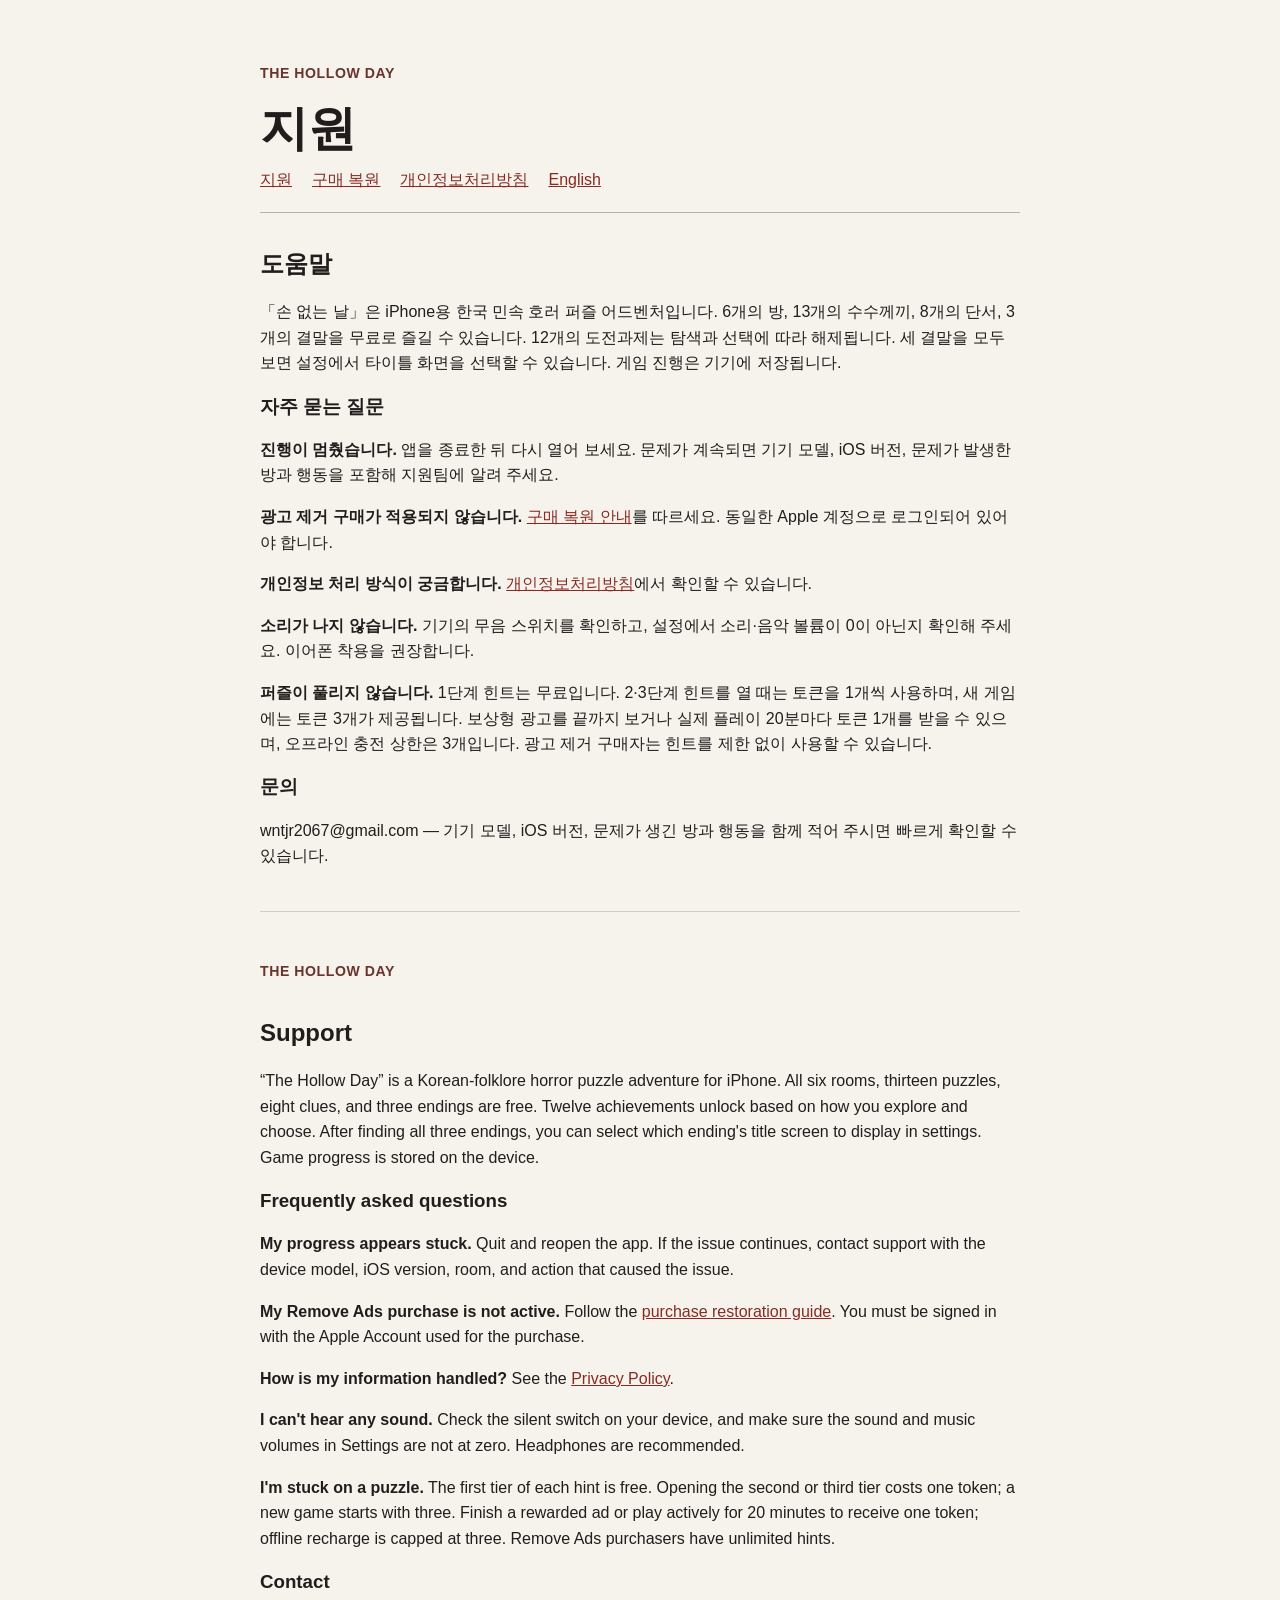
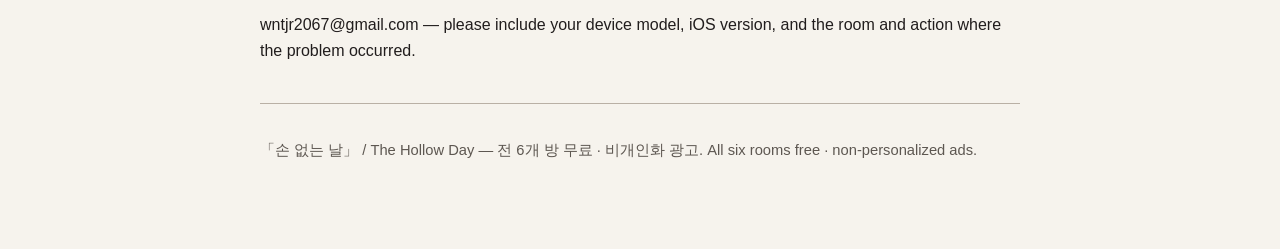
<file: index.html>
<!doctype html>
<html lang="ko">
<head>
  <meta charset="utf-8">
  <meta name="viewport" content="width=device-width, initial-scale=1">
  <meta name="description" content="손 없는 날 지원 및 구매 복원 안내">
  <title>손 없는 날 | 지원</title>
  <link rel="stylesheet" href="styles.css">
</head>
<body>
  <main>
    <header>
      <p class="eyebrow">The Hollow Day</p>
      <h1>지원</h1>
      <nav aria-label="지원 링크">
        <a href="index.html">지원</a>
        <a href="purchase-restore.html">구매 복원</a>
        <a href="privacy.html">개인정보처리방침</a>
        <a href="#english">English</a>
      </nav>
    </header>

    <section lang="ko">
      <h2>도움말</h2>
      <p>「손 없는 날」은 iPhone용 한국 민속 호러 퍼즐 어드벤처입니다. 6개의 방, 13개의 수수께끼, 8개의 단서, 3개의 결말을 무료로 즐길 수 있습니다. 12개의 도전과제는 탐색과 선택에 따라 해제됩니다. 세 결말을 모두 보면 설정에서 타이틀 화면을 선택할 수 있습니다. 게임 진행은 기기에 저장됩니다.</p>
      <h3>자주 묻는 질문</h3>
      <p><strong>진행이 멈췄습니다.</strong> 앱을 종료한 뒤 다시 열어 보세요. 문제가 계속되면 기기 모델, iOS 버전, 문제가 발생한 방과 행동을 포함해 지원팀에 알려 주세요.</p>
      <p><strong>광고 제거 구매가 적용되지 않습니다.</strong> <a href="purchase-restore.html">구매 복원 안내</a>를 따르세요. 동일한 Apple 계정으로 로그인되어 있어야 합니다.</p>
      <p><strong>개인정보 처리 방식이 궁금합니다.</strong> <a href="privacy.html">개인정보처리방침</a>에서 확인할 수 있습니다.</p>
      <p><strong>소리가 나지 않습니다.</strong> 기기의 무음 스위치를 확인하고, 설정에서 소리·음악 볼륨이 0이 아닌지 확인해 주세요. 이어폰 착용을 권장합니다.</p>
      <p><strong>퍼즐이 풀리지 않습니다.</strong> 1단계 힌트는 무료입니다. 2·3단계 힌트를 열 때는 토큰을 1개씩 사용하며, 새 게임에는 토큰 3개가 제공됩니다. 보상형 광고를 끝까지 보거나 실제 플레이 20분마다 토큰 1개를 받을 수 있으며, 오프라인 충전 상한은 3개입니다. 광고 제거 구매자는 힌트를 제한 없이 사용할 수 있습니다.</p>
      <h3>문의</h3>
      <p>wntjr2067@gmail.com — 기기 모델, iOS 버전, 문제가 생긴 방과 행동을 함께 적어 주시면 빠르게 확인할 수 있습니다.</p>
    </section>

    <section id="english" class="language" lang="en">
      <p class="eyebrow">The Hollow Day</p>
      <h2>Support</h2>
      <p>“The Hollow Day” is a Korean-folklore horror puzzle adventure for iPhone. All six rooms, thirteen puzzles, eight clues, and three endings are free. Twelve achievements unlock based on how you explore and choose. After finding all three endings, you can select which ending's title screen to display in settings. Game progress is stored on the device.</p>
      <h3>Frequently asked questions</h3>
      <p><strong>My progress appears stuck.</strong> Quit and reopen the app. If the issue continues, contact support with the device model, iOS version, room, and action that caused the issue.</p>
      <p><strong>My Remove Ads purchase is not active.</strong> Follow the <a href="purchase-restore.html#english">purchase restoration guide</a>. You must be signed in with the Apple Account used for the purchase.</p>
      <p><strong>How is my information handled?</strong> See the <a href="privacy.html#english">Privacy Policy</a>.</p>
      <p><strong>I can't hear any sound.</strong> Check the silent switch on your device, and make sure the sound and music volumes in Settings are not at zero. Headphones are recommended.</p>
      <p><strong>I'm stuck on a puzzle.</strong> The first tier of each hint is free. Opening the second or third tier costs one token; a new game starts with three. Finish a rewarded ad or play actively for 20 minutes to receive one token; offline recharge is capped at three. Remove Ads purchasers have unlimited hints.</p>
      <h3>Contact</h3>
      <p>wntjr2067@gmail.com — please include your device model, iOS version, and the room and action where the problem occurred.</p>
    </section>

    <footer>
      <p>「손 없는 날」 / The Hollow Day — 전 6개 방 무료 · 비개인화 광고. All six rooms free · non-personalized ads.</p>
    </footer>
  </main>
</body>
</html>
</file>
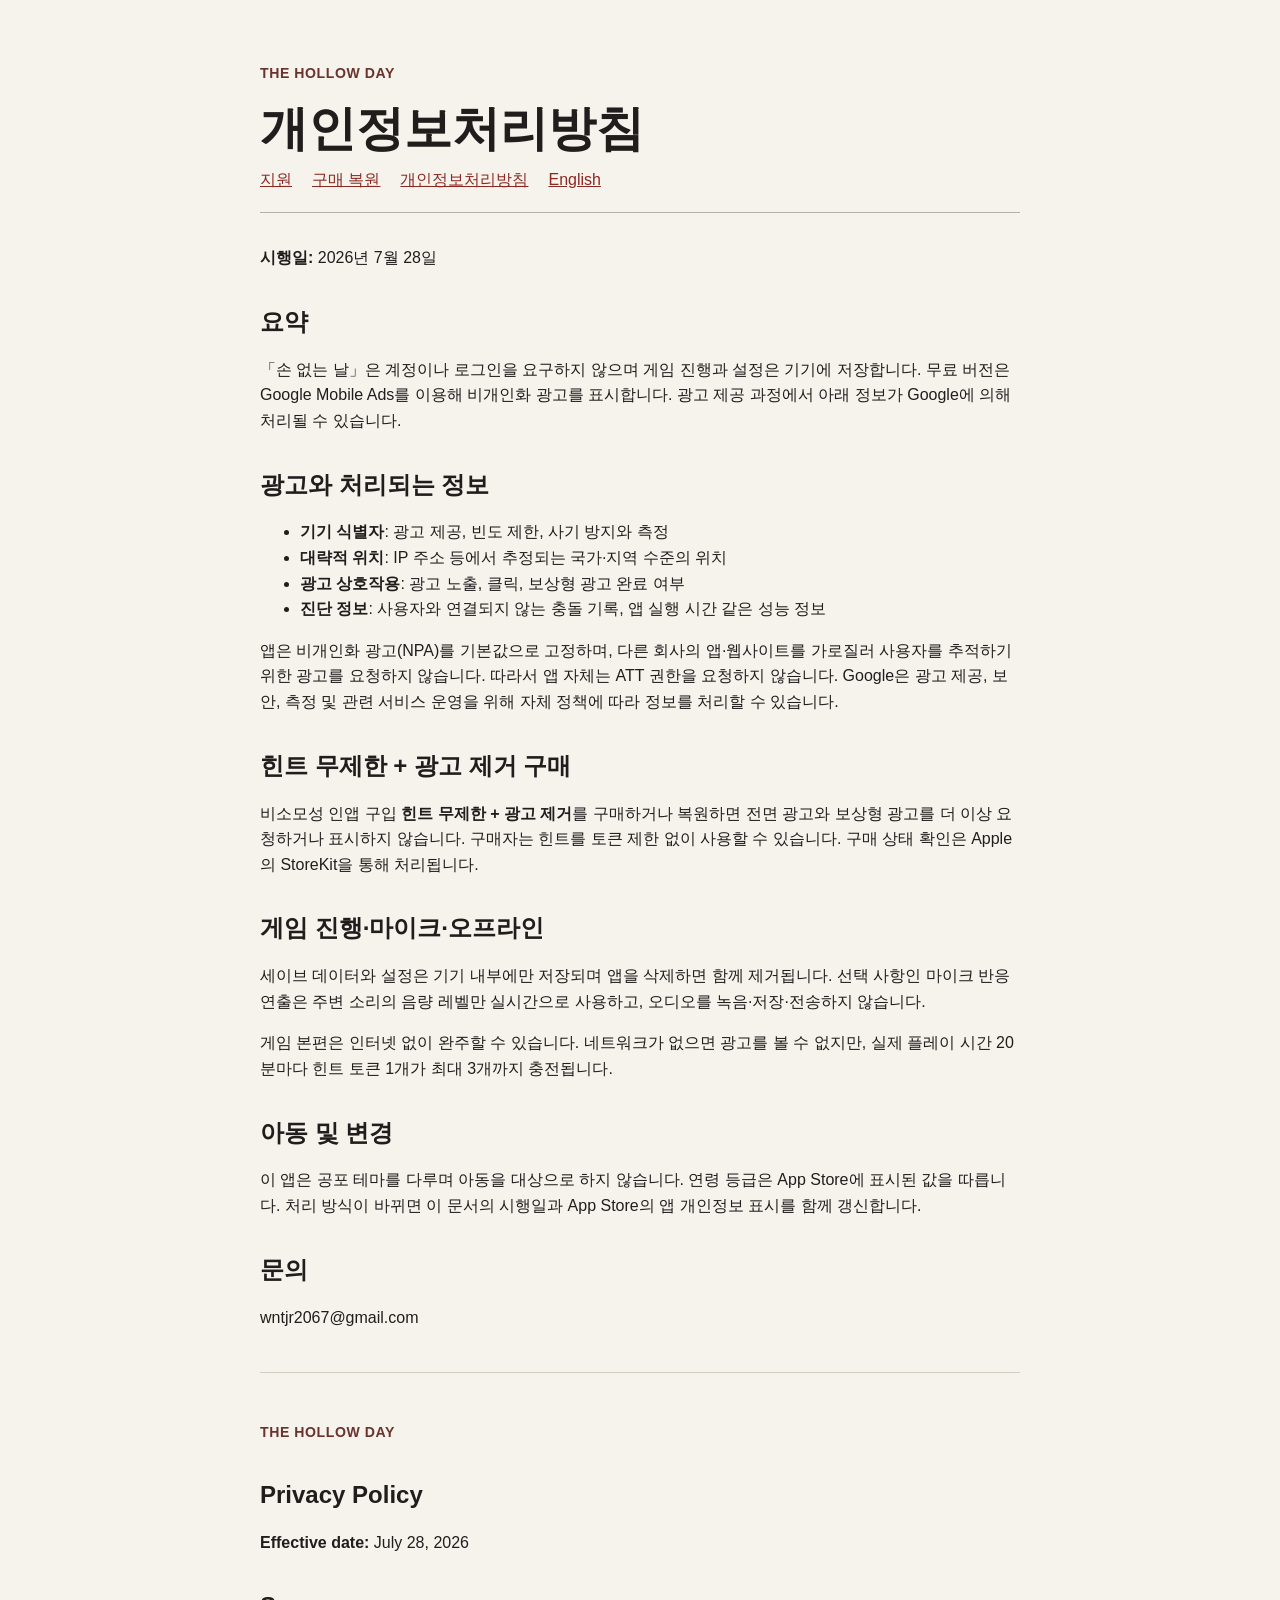
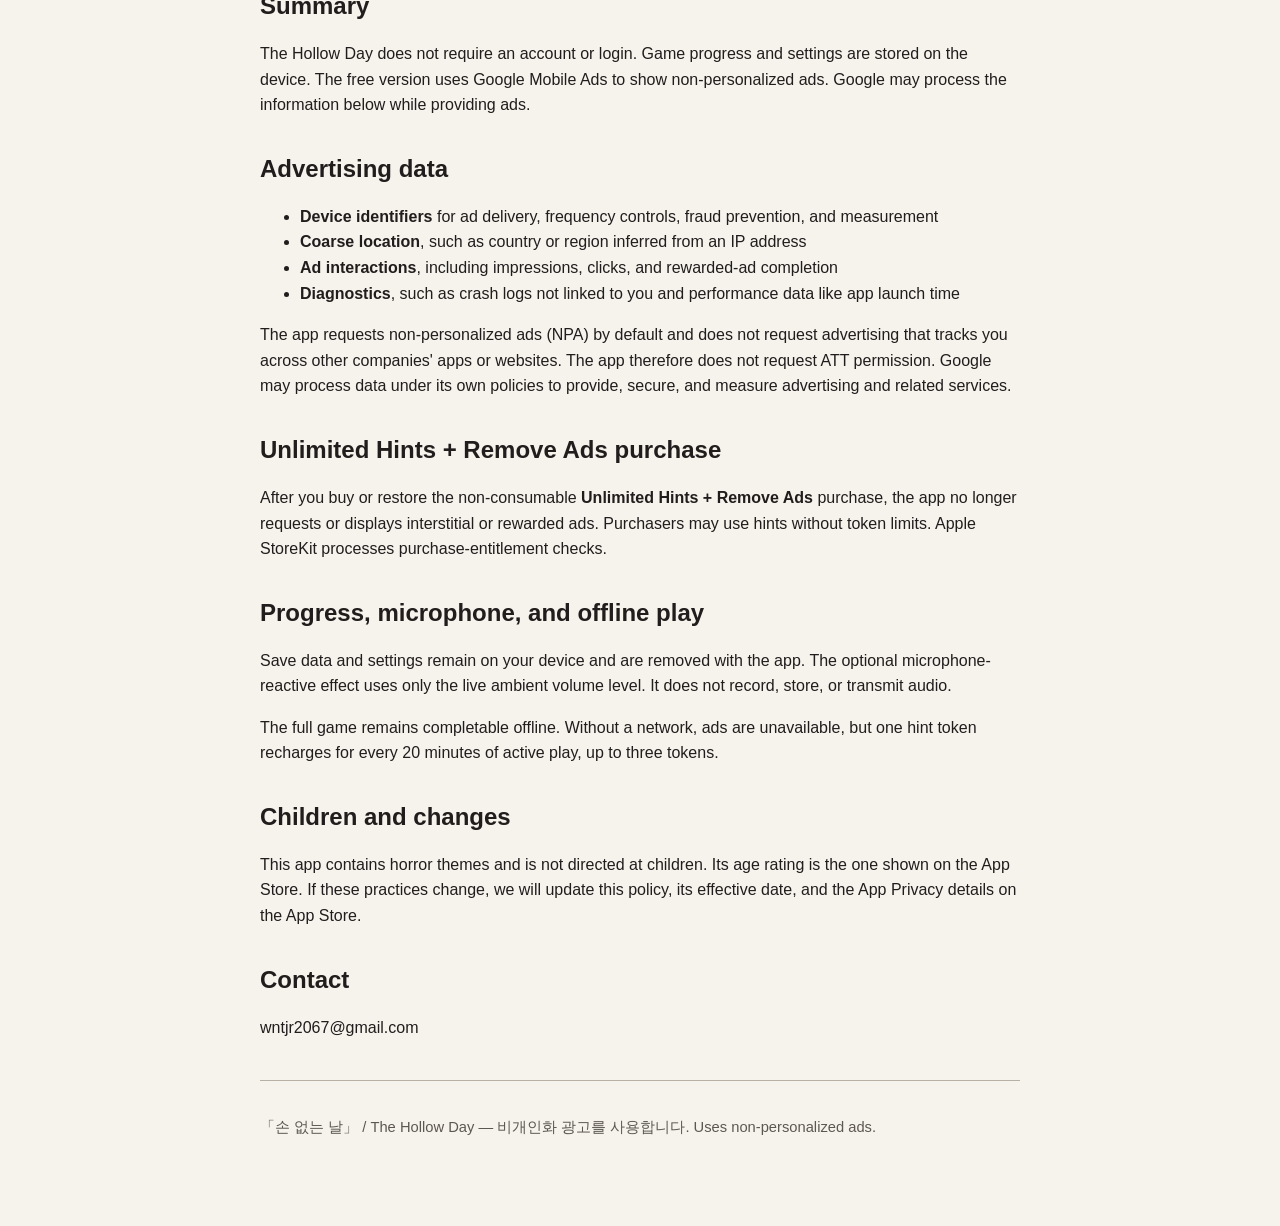
<file: privacy.html>
<!doctype html>
<html lang="ko">
<head>
  <meta charset="utf-8">
  <meta name="viewport" content="width=device-width, initial-scale=1">
  <meta name="description" content="손 없는 날 개인정보처리방침">
  <title>손 없는 날 | 개인정보처리방침</title>
  <link rel="stylesheet" href="styles.css">
</head>
<body>
  <main>
    <header>
      <p class="eyebrow">The Hollow Day</p>
      <h1>개인정보처리방침</h1>
      <nav aria-label="개인정보처리방침 링크">
        <a href="index.html">지원</a>
        <a href="purchase-restore.html">구매 복원</a>
        <a href="privacy.html">개인정보처리방침</a>
        <a href="#english">English</a>
      </nav>
    </header>

    <section lang="ko">
      <p><strong>시행일:</strong> 2026년 7월 28일</p>

      <h2>요약</h2>
      <p>「손 없는 날」은 계정이나 로그인을 요구하지 않으며 게임 진행과 설정은 기기에 저장합니다. 무료 버전은 Google Mobile Ads를 이용해 비개인화 광고를 표시합니다. 광고 제공 과정에서 아래 정보가 Google에 의해 처리될 수 있습니다.</p>

      <h2>광고와 처리되는 정보</h2>
      <ul>
        <li><strong>기기 식별자</strong>: 광고 제공, 빈도 제한, 사기 방지와 측정</li>
        <li><strong>대략적 위치</strong>: IP 주소 등에서 추정되는 국가·지역 수준의 위치</li>
        <li><strong>광고 상호작용</strong>: 광고 노출, 클릭, 보상형 광고 완료 여부</li>
        <li><strong>진단 정보</strong>: 사용자와 연결되지 않는 충돌 기록, 앱 실행 시간 같은 성능 정보</li>
      </ul>
      <p>앱은 비개인화 광고(NPA)를 기본값으로 고정하며, 다른 회사의 앱·웹사이트를 가로질러 사용자를 추적하기 위한 광고를 요청하지 않습니다. 따라서 앱 자체는 ATT 권한을 요청하지 않습니다. Google은 광고 제공, 보안, 측정 및 관련 서비스 운영을 위해 자체 정책에 따라 정보를 처리할 수 있습니다.</p>

      <h2>힌트 무제한 + 광고 제거 구매</h2>
      <p>비소모성 인앱 구입 <strong>힌트 무제한 + 광고 제거</strong>를 구매하거나 복원하면 전면 광고와 보상형 광고를 더 이상 요청하거나 표시하지 않습니다. 구매자는 힌트를 토큰 제한 없이 사용할 수 있습니다. 구매 상태 확인은 Apple의 StoreKit을 통해 처리됩니다.</p>

      <h2>게임 진행·마이크·오프라인</h2>
      <p>세이브 데이터와 설정은 기기 내부에만 저장되며 앱을 삭제하면 함께 제거됩니다. 선택 사항인 마이크 반응 연출은 주변 소리의 음량 레벨만 실시간으로 사용하고, 오디오를 녹음·저장·전송하지 않습니다.</p>
      <p>게임 본편은 인터넷 없이 완주할 수 있습니다. 네트워크가 없으면 광고를 볼 수 없지만, 실제 플레이 시간 20분마다 힌트 토큰 1개가 최대 3개까지 충전됩니다.</p>

      <h2>아동 및 변경</h2>
      <p>이 앱은 공포 테마를 다루며 아동을 대상으로 하지 않습니다. 연령 등급은 App Store에 표시된 값을 따릅니다. 처리 방식이 바뀌면 이 문서의 시행일과 App Store의 앱 개인정보 표시를 함께 갱신합니다.</p>

      <h2>문의</h2>
      <p>wntjr2067@gmail.com</p>
    </section>

    <section id="english" class="language" lang="en">
      <p class="eyebrow">The Hollow Day</p>
      <h2>Privacy Policy</h2>
      <p><strong>Effective date:</strong> July 28, 2026</p>

      <h2>Summary</h2>
      <p>The Hollow Day does not require an account or login. Game progress and settings are stored on the device. The free version uses Google Mobile Ads to show non-personalized ads. Google may process the information below while providing ads.</p>

      <h2>Advertising data</h2>
      <ul>
        <li><strong>Device identifiers</strong> for ad delivery, frequency controls, fraud prevention, and measurement</li>
        <li><strong>Coarse location</strong>, such as country or region inferred from an IP address</li>
        <li><strong>Ad interactions</strong>, including impressions, clicks, and rewarded-ad completion</li>
        <li><strong>Diagnostics</strong>, such as crash logs not linked to you and performance data like app launch time</li>
      </ul>
      <p>The app requests non-personalized ads (NPA) by default and does not request advertising that tracks you across other companies' apps or websites. The app therefore does not request ATT permission. Google may process data under its own policies to provide, secure, and measure advertising and related services.</p>

      <h2>Unlimited Hints + Remove Ads purchase</h2>
      <p>After you buy or restore the non-consumable <strong>Unlimited Hints + Remove Ads</strong> purchase, the app no longer requests or displays interstitial or rewarded ads. Purchasers may use hints without token limits. Apple StoreKit processes purchase-entitlement checks.</p>

      <h2>Progress, microphone, and offline play</h2>
      <p>Save data and settings remain on your device and are removed with the app. The optional microphone-reactive effect uses only the live ambient volume level. It does not record, store, or transmit audio.</p>
      <p>The full game remains completable offline. Without a network, ads are unavailable, but one hint token recharges for every 20 minutes of active play, up to three tokens.</p>

      <h2>Children and changes</h2>
      <p>This app contains horror themes and is not directed at children. Its age rating is the one shown on the App Store. If these practices change, we will update this policy, its effective date, and the App Privacy details on the App Store.</p>

      <h2>Contact</h2>
      <p>wntjr2067@gmail.com</p>
    </section>

    <footer>
      <p>「손 없는 날」 / The Hollow Day — 비개인화 광고를 사용합니다. Uses non-personalized ads.</p>
    </footer>
  </main>
</body>
</html>
</file>
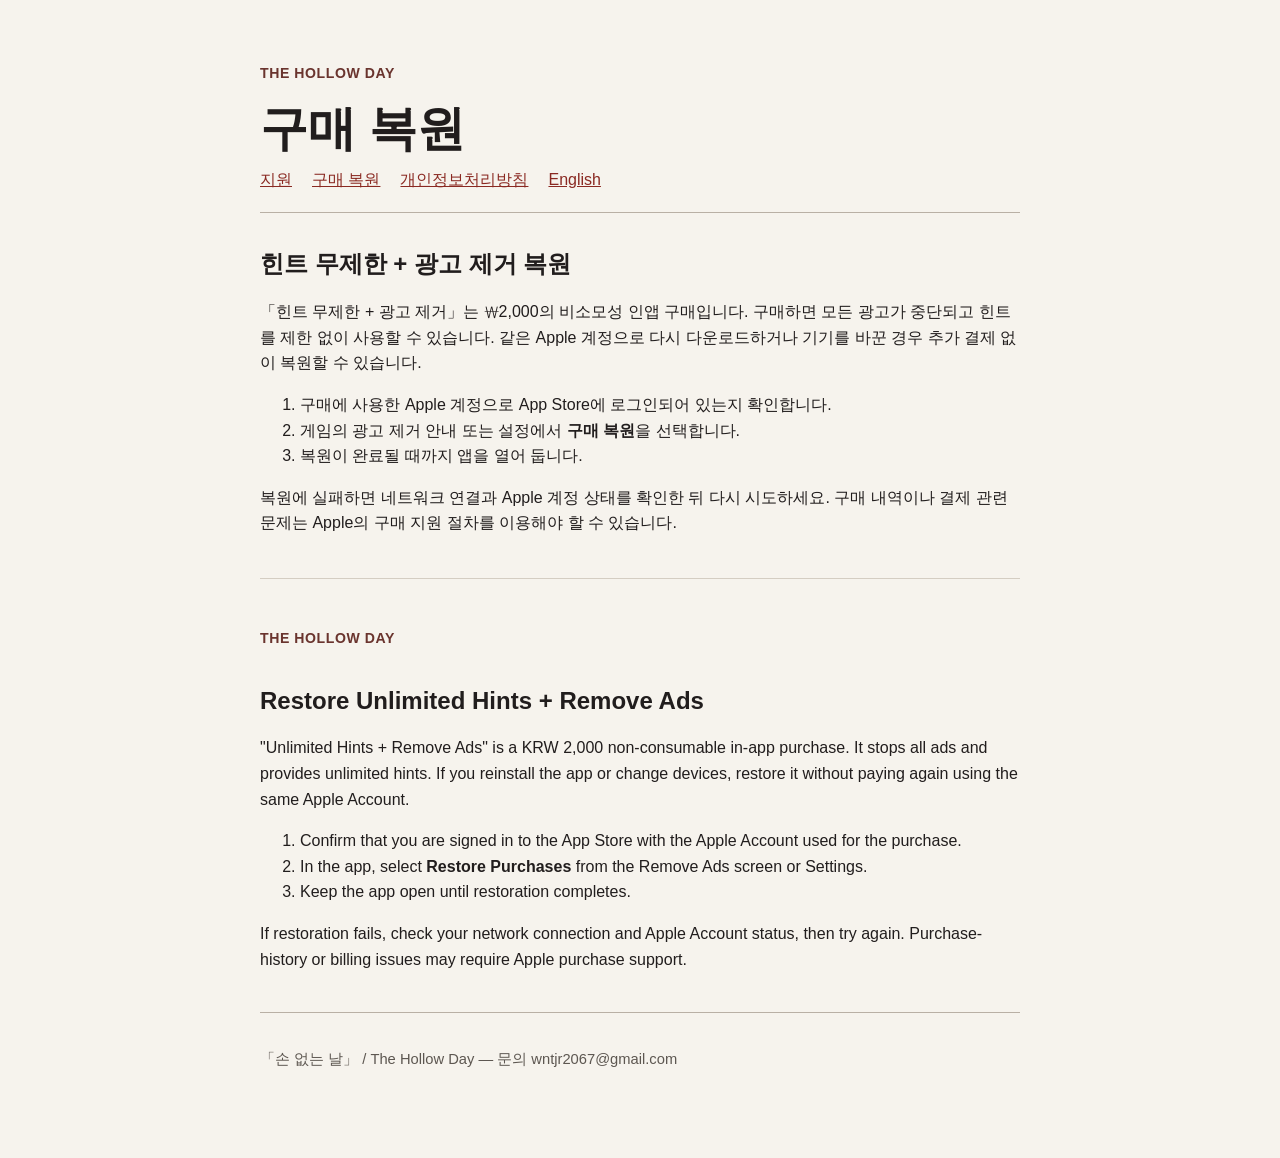
<file: purchase-restore.html>
<!doctype html>
<html lang="ko">
<head>
  <meta charset="utf-8">
  <meta name="viewport" content="width=device-width, initial-scale=1">
  <meta name="description" content="손 없는 날 광고 제거 구매 복원 안내">
  <title>손 없는 날 | 구매 복원</title>
  <link rel="stylesheet" href="styles.css">
</head>
<body>
  <main>
    <header>
      <p class="eyebrow">The Hollow Day</p>
      <h1>구매 복원</h1>
      <nav aria-label="구매 복원 링크">
        <a href="index.html">지원</a>
        <a href="purchase-restore.html">구매 복원</a>
        <a href="privacy.html">개인정보처리방침</a>
        <a href="#english">English</a>
      </nav>
    </header>

    <section lang="ko">
      <h2>힌트 무제한 + 광고 제거 복원</h2>
      <p>「힌트 무제한 + 광고 제거」는 ₩2,000의 비소모성 인앱 구매입니다. 구매하면 모든 광고가 중단되고 힌트를 제한 없이 사용할 수 있습니다. 같은 Apple 계정으로 다시 다운로드하거나 기기를 바꾼 경우 추가 결제 없이 복원할 수 있습니다.</p>
      <ol>
        <li>구매에 사용한 Apple 계정으로 App Store에 로그인되어 있는지 확인합니다.</li>
        <li>게임의 광고 제거 안내 또는 설정에서 <strong>구매 복원</strong>을 선택합니다.</li>
        <li>복원이 완료될 때까지 앱을 열어 둡니다.</li>
      </ol>
      <p>복원에 실패하면 네트워크 연결과 Apple 계정 상태를 확인한 뒤 다시 시도하세요. 구매 내역이나 결제 관련 문제는 Apple의 구매 지원 절차를 이용해야 할 수 있습니다.</p>
    </section>

    <section id="english" class="language" lang="en">
      <p class="eyebrow">The Hollow Day</p>
      <h2>Restore Unlimited Hints + Remove Ads</h2>
      <p>"Unlimited Hints + Remove Ads" is a KRW 2,000 non-consumable in-app purchase. It stops all ads and provides unlimited hints. If you reinstall the app or change devices, restore it without paying again using the same Apple Account.</p>
      <ol>
        <li>Confirm that you are signed in to the App Store with the Apple Account used for the purchase.</li>
        <li>In the app, select <strong>Restore Purchases</strong> from the Remove Ads screen or Settings.</li>
        <li>Keep the app open until restoration completes.</li>
      </ol>
      <p>If restoration fails, check your network connection and Apple Account status, then try again. Purchase-history or billing issues may require Apple purchase support.</p>
    </section>

    <footer>
      <p>「손 없는 날」 / The Hollow Day — 문의 wntjr2067@gmail.com</p>
    </footer>
  </main>
</body>
</html>
</file>
<file: styles.css>
:root {
  color-scheme: light dark;
  font-family: -apple-system, BlinkMacSystemFont, "Segoe UI", sans-serif;
  line-height: 1.6;
  color: #211d1d;
  background: #f6f3ed;
}

* { box-sizing: border-box; }

body { margin: 0; }

main {
  width: min(100% - 32px, 760px);
  margin: 0 auto;
  padding: 48px 0 72px;
}

header, footer {
  border-color: #b9b0a5;
  border-style: solid;
}

header {
  border-width: 0 0 1px;
  margin-bottom: 32px;
  padding-bottom: 20px;
}

footer {
  border-width: 1px 0 0;
  margin-top: 40px;
  padding-top: 20px;
  color: #5d5751;
  font-size: 0.92rem;
}

nav { display: flex; flex-wrap: wrap; gap: 12px 20px; }

a { color: #8a2922; }

h1, h2, h3 { line-height: 1.25; }

h1 { margin: 0 0 8px; font-size: clamp(2rem, 8vw, 3rem); }
h2 { margin-top: 36px; }

.eyebrow {
  color: #6a342e;
  font-size: 0.88rem;
  font-weight: 700;
  letter-spacing: 0.04em;
  text-transform: uppercase;
}

.language {
  border-top: 1px solid #d4cdc2;
  margin-top: 42px;
  padding-top: 34px;
}

.notice {
  border-left: 4px solid #8a2922;
  background: #eee7dc;
  padding: 16px 18px;
}

.placeholder {
  color: #8a2922;
  font-weight: 700;
}

code {
  background: #e8e1d7;
  border-radius: 3px;
  padding: 0.1em 0.3em;
}

@media (prefers-color-scheme: dark) {
  :root { color: #ede8df; background: #1d1a1a; }
  a { color: #ffaaa0; }
  .eyebrow, .placeholder { color: #ffb4a9; }
  .notice { background: #302827; }
  code { background: #312b29; }
  header, footer, .language { border-color: #5b5350; }
}
</file>
